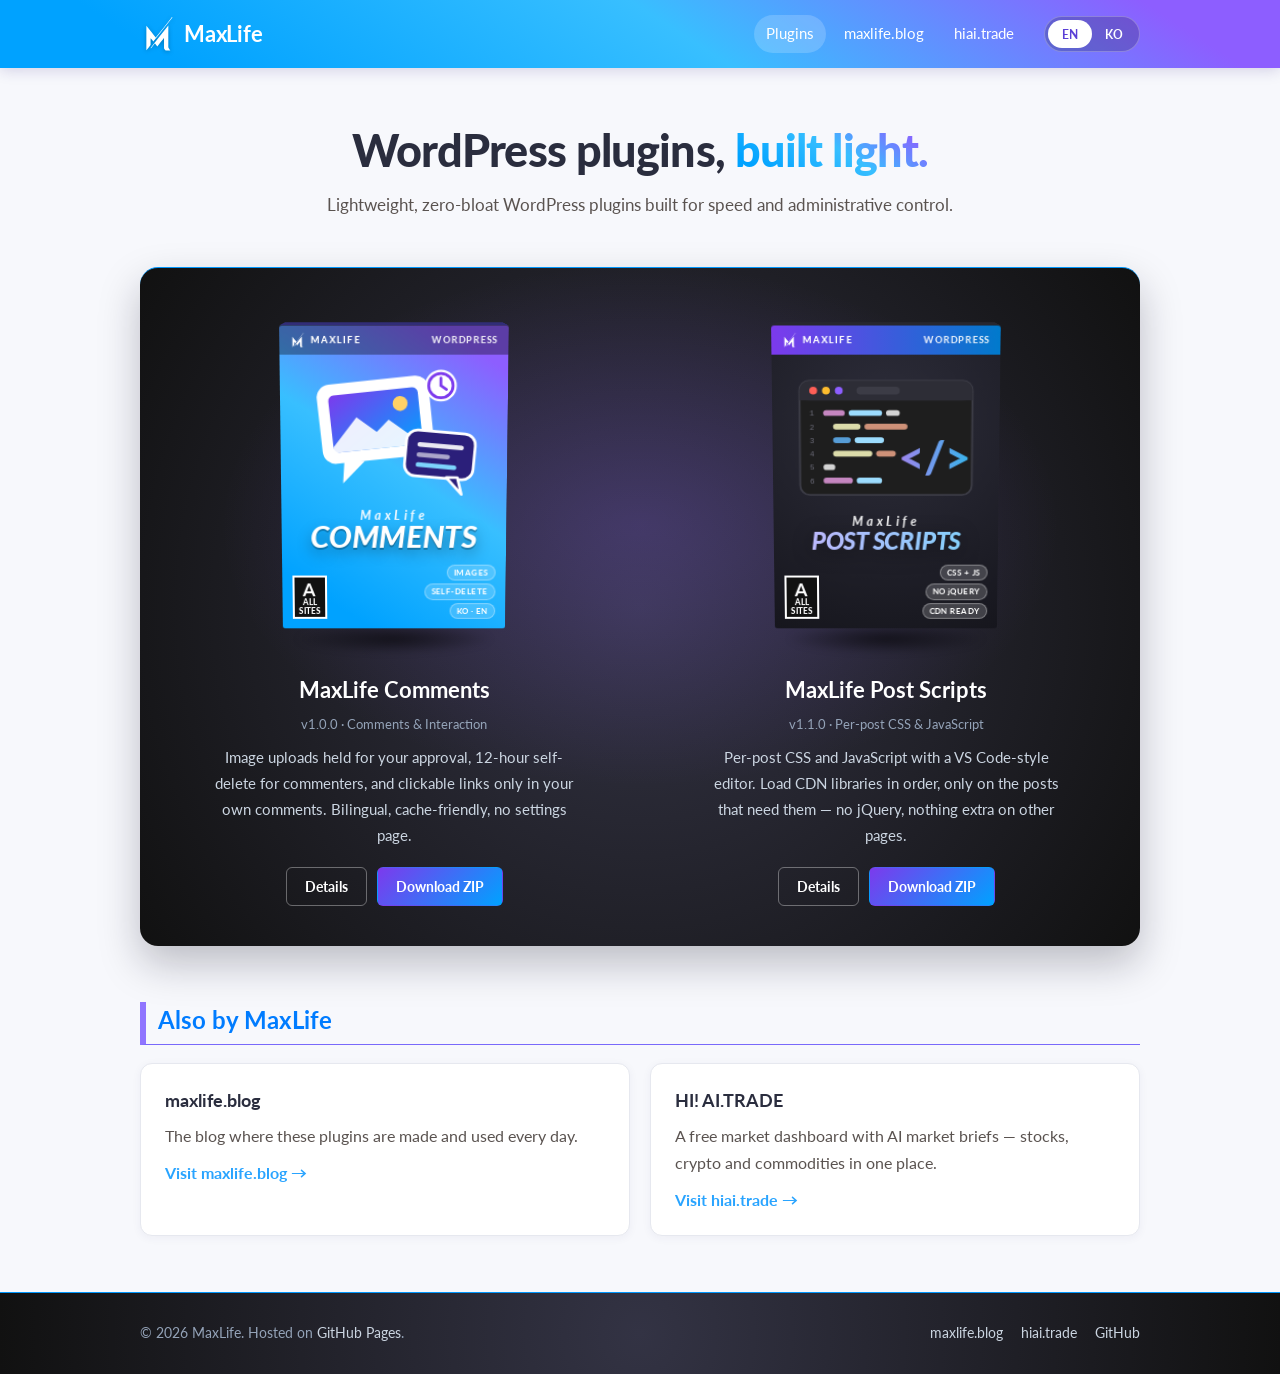
<file: index.html>
<!DOCTYPE html>
<html lang="en">
<head>
  <meta charset="UTF-8">
  <meta name="viewport" content="width=device-width, initial-scale=1.0">
  <title data-en="MaxLife | WordPress Plugins" data-ko="MaxLife | 워드프레스 플러그인">MaxLife | WordPress Plugins</title>
  <meta name="description" content="Lightweight, zero-bloat WordPress plugins by MaxLife.">
  <script>
    /* Language before the page is drawn: saved choice, else the browser's language */
    (function () { var l; try { l = localStorage.getItem('lang'); } catch (e) {}
      if (l !== 'ko' && l !== 'en') l = /^ko\b/i.test((navigator.languages && navigator.languages[0]) || navigator.language || '') ? 'ko' : 'en';
      document.documentElement.lang = l; })();
  </script>
  <link rel="icon" href="img/logo.svg" type="image/svg+xml">
  <link rel="preconnect" href="https://fonts.googleapis.com">
  <link rel="preconnect" href="https://fonts.gstatic.com" crossorigin>
  <link rel="stylesheet" href="https://fonts.googleapis.com/css2?family=Lato:ital,wght@0,400;0,700;0,900;1,900&family=Nanum+Gothic:wght@400;700;800&display=swap">
  <link rel="stylesheet" href="css/style.css">
</head>
<body>
  <header class="site-header">
    <div class="wrap">
      <a class="brand" href=""><img src="img/logo.svg" alt="" width="34" height="34">MaxLife</a>
      <nav class="site-nav" aria-label="Main">
        <a href="" aria-current="page"><span lang="en">Plugins</span><span lang="ko">플러그인</span></a>
        <a href="https://maxlife.blog/" target="_blank" rel="noopener">maxlife.blog</a>
        <a href="https://hiai.trade/" target="_blank" rel="noopener">hiai.trade</a>
      </nav>
      <div class="lang-toggle" role="group" aria-label="Language / 언어">
        <button type="button" data-lang="en">EN</button>
        <button type="button" data-lang="ko">KO</button>
      </div>
    </div>
  </header>

  <main class="wrap">
    <section class="hero">
      <h1><span lang="en">WordPress plugins, <span class="grad">built light.</span></span><span lang="ko">가볍게 만든 <span class="grad">워드프레스 플러그인</span></span></h1>
      <p><span lang="en">Lightweight, zero-bloat WordPress plugins built for speed and administrative control.</span><span lang="ko">속도와 관리 편의를 위해 만든, 군더더기 없는 가벼운 워드프레스 플러그인입니다.</span></p>
    </section>

    <section class="stage" aria-label="Plugins">
      <article class="showcase">
    <a class="gbox gbox--comments" href="plugins/maxlife-comments/" aria-label="MaxLife Comments">
      <div class="gbox-turn"><div class="gbox-body" aria-hidden="true">
        <div class="face f-front"><div class="cover">
          <div class="cover-band"><img src="img/logo.svg" alt="">MaxLife<span class="plat">WordPress</span></div>
          <div class="cover-art">
          <svg viewBox="0 0 200 150" aria-hidden="true">
            <defs><linearGradient id="cg" x1="0" y1="0" x2="1" y2="1"><stop offset="0" stop-color="#7c3aed"/><stop offset="1" stop-color="#00a2ff"/></linearGradient></defs>
            <g transform="rotate(-6 100 75)">
              <rect x="22" y="14" width="120" height="86" rx="14" fill="#fff"/>
              <path d="M44 98 L40 122 L66 100 Z" fill="#fff"/>
              <rect x="34" y="26" width="96" height="62" rx="6" fill="url(#cg)"/>
              <circle cx="110" cy="42" r="8" fill="#ffd166"/>
              <path d="M34 82 L62 52 L82 70 L96 58 L130 88 L34 88 Z" fill="#fff" opacity=".9"/>
            </g>
            <g transform="rotate(5 150 100)">
              <rect x="112" y="72" width="74" height="50" rx="12" fill="#2b1f7a" stroke="#fff" stroke-width="3"/>
              <path d="M170 120 L176 138 L158 121 Z" fill="#2b1f7a" stroke="#fff" stroke-width="3" stroke-linejoin="round"/>
              <rect x="124" y="85" width="50" height="5" rx="2.5" fill="#fff" opacity=".9"/>
              <rect x="124" y="96" width="36" height="5" rx="2.5" fill="#fff" opacity=".6"/>
              <rect x="124" y="107" width="44" height="5" rx="2.5" fill="#7dd3fc"/>
            </g>
            <g transform="translate(150 22)">
              <circle r="17" fill="#fff"/>
              <circle r="13" fill="none" stroke="#7c3aed" stroke-width="3"/>
              <path d="M0 -8 V0 L6 4" stroke="#7c3aed" stroke-width="3" fill="none" stroke-linecap="round"/>
            </g>
          </svg>
          </div>
          <div class="cover-title"><span class="t1">MaxLife</span><span class="t2">Comments</span></div>
          <div class="cover-foot">
            <div class="rating"><b>A</b>ALL SITES</div>
            <div class="chips"><span class="chip">IMAGES</span><span class="chip">SELF-DELETE</span><span class="chip">KO · EN</span></div>
          </div>
        </div></div>
        <div class="face f-back"><div class="back">
          <h4>Comments, upgraded</h4>
          <ul><li><span lang="en">Images in comments and replies, held for your approval</span><span lang="ko">댓글·답글에 이미지 첨부 — 관리자 승인 후 공개</span></li><li><span lang="en">Commenters can delete their own comment for 12 hours</span><span lang="ko">작성자가 12시간 동안 자기 댓글 삭제 가능</span></li><li><span lang="en">Clickable links in your own comments only</span><span lang="ko">관리자 댓글의 주소만 링크로 표시</span></li><li><span lang="en">Korean and English, cache-friendly, no settings page</span><span lang="ko">한국어·영어, 캐시 호환, 설정 페이지 없음</span></li></ul>
          <div class="req"><b><span lang="en">System requirements</span><span lang="ko">권장 사양</span></b><br>WordPress 5.3+ · PHP 7.0+<br>v1.0.0 · GPLv2</div>
        </div></div>
        <div class="face f-left"><div class="spine"><img src="img/logo.svg" alt=""><span class="st">Comments</span><span class="sv">v1.0.0</span></div></div>
        <div class="face f-right"><div class="spine"><img src="img/logo.svg" alt=""><span class="st">MaxLife</span><span class="sv">WP</span></div></div>
        <div class="face f-top"></div>
        <div class="face f-bottom"></div>
      </div></div>
    </a>
        <h2>MaxLife Comments</h2>
        <div class="meta">v1.0.0 · <span lang="en">Comments &amp; Interaction</span><span lang="ko">댓글 · 소통</span></div>
        <p><span lang="en">Image uploads held for your approval, 12-hour self-delete for commenters, and clickable links only in your own comments. Bilingual, cache-friendly, no settings page.</span><span lang="ko">댓글 이미지 첨부(관리자 승인 후 공개), 작성자의 12시간 내 댓글 삭제, 관리자 댓글만 링크 표시. 한국어·영어 지원, 캐시 호환, 설정 페이지 없음.</span></p>
        <div class="btns">
          <a class="btn btn-ghost" href="plugins/maxlife-comments/"><span lang="en">Details</span><span lang="ko">자세히 보기</span></a>
          <a class="btn btn-primary" href="https://github.com/mspsys/maxlife-comments/releases/latest" target="_blank" rel="noopener"><span lang="en">Download ZIP</span><span lang="ko">ZIP 다운로드</span></a>
        </div>
      </article>

      <article class="showcase">
    <a class="gbox gbox--scripts" href="plugins/maxlife-post-scripts/" aria-label="MaxLife Post Scripts">
      <div class="gbox-turn"><div class="gbox-body" aria-hidden="true">
        <div class="face f-front"><div class="cover">
          <div class="cover-band"><img src="img/logo.svg" alt="">MaxLife<span class="plat">WordPress</span></div>
          <div class="cover-art">
          <svg viewBox="0 0 200 150" aria-hidden="true">
            <defs><linearGradient id="sg" x1="0" y1="0" x2="1" y2="0"><stop offset="0" stop-color="#a78bfa"/><stop offset="1" stop-color="#38bdf8"/></linearGradient></defs>
            <rect x="12" y="16" width="176" height="118" rx="10" fill="#1e1e1e" stroke="#3c3c46" stroke-width="2"/>
            <rect x="12" y="16" width="176" height="20" rx="10" fill="#2d2d36"/>
            <rect x="12" y="28" width="176" height="8" fill="#2d2d36"/>
            <circle cx="26" cy="26" r="4" fill="#ff5f57"/><circle cx="39" cy="26" r="4" fill="#febc2e"/><circle cx="52" cy="26" r="4" fill="#8d5eff"/>
            <rect x="70" y="22" width="44" height="8" rx="4" fill="#3c3c46"/>
            <g font-family="Consolas, Menlo, monospace" font-size="8" fill="#6b6b78"><text x="22" y="52">1</text><text x="22" y="66">2</text><text x="22" y="80">3</text><text x="22" y="94">4</text><text x="22" y="108">5</text><text x="22" y="122">6</text></g>
            <rect x="36" y="46" width="22" height="6" rx="3" fill="#c586c0"/><rect x="62" y="46" width="34" height="6" rx="3" fill="#9cdcfe"/><rect x="100" y="46" width="14" height="6" rx="3" fill="#d4d4d4"/>
            <rect x="46" y="60" width="28" height="6" rx="3" fill="#dcdcaa"/><rect x="78" y="60" width="44" height="6" rx="3" fill="#ce9178"/>
            <rect x="46" y="74" width="18" height="6" rx="3" fill="#569cd6"/><rect x="68" y="74" width="30" height="6" rx="3" fill="#9cdcfe"/><rect x="102" y="74" width="22" height="6" rx="3" fill="#b5cea8" opacity="0"/>
            <rect x="46" y="88" width="40" height="6" rx="3" fill="#dcdcaa"/><rect x="90" y="88" width="20" height="6" rx="3" fill="#ce9178"/>
            <rect x="36" y="102" width="12" height="6" rx="3" fill="#d4d4d4"/>
            <rect x="36" y="116" width="30" height="6" rx="3" fill="#c586c0"/><rect x="70" y="116" width="26" height="6" rx="3" fill="#9cdcfe"/>
            <text x="150" y="112" text-anchor="middle" font-family="Lato, Arial, sans-serif" font-weight="900" font-size="46" fill="url(#sg)" opacity=".95">&lt;/&gt;</text>
          </svg>
          </div>
          <div class="cover-title"><span class="t1">MaxLife</span><span class="t2">Post Scripts</span></div>
          <div class="cover-foot">
            <div class="rating"><b>A</b>ALL SITES</div>
            <div class="chips"><span class="chip">CSS + JS</span><span class="chip">NO jQUERY</span><span class="chip">CDN READY</span></div>
          </div>
        </div></div>
        <div class="face f-back"><div class="back">
          <h4>Interactive posts</h4>
          <ul><li><span lang="en">Per-post CSS and JavaScript boxes</span><span lang="ko">글마다 CSS·JavaScript 상자</span></li><li><span lang="en">VS Code-style editor with syntax colors</span><span lang="ko">VS Code 스타일 에디터 (문법 색상)</span></li><li><span lang="en">CDN libraries (Chart.js, D3 …) loaded in order</span><span lang="ko">CDN 라이브러리(Chart.js, D3 …)를 순서대로 로드</span></li><li><span lang="en">Takes over Simple CSS — nothing to copy</span><span lang="ko">Simple CSS 그대로 이어받기 — 옮길 것 없음</span></li></ul>
          <div class="req"><b><span lang="en">System requirements</span><span lang="ko">권장 사양</span></b><br>WordPress 4.9+ · PHP 7.0+<br>v1.1.0 · GPLv2</div>
        </div></div>
        <div class="face f-left"><div class="spine"><img src="img/logo.svg" alt=""><span class="st">Post Scripts</span><span class="sv">v1.1.0</span></div></div>
        <div class="face f-right"><div class="spine"><img src="img/logo.svg" alt=""><span class="st">MaxLife</span><span class="sv">WP</span></div></div>
        <div class="face f-top"></div>
        <div class="face f-bottom"></div>
      </div></div>
    </a>
        <h2>MaxLife Post Scripts</h2>
        <div class="meta">v1.1.0 · <span lang="en">Per-post CSS &amp; JavaScript</span><span lang="ko">글별 CSS · JavaScript</span></div>
        <p><span lang="en">Per-post CSS and JavaScript with a VS Code-style editor. Load CDN libraries in order, only on the posts that need them — no jQuery, nothing extra on other pages.</span><span lang="ko">글마다 CSS와 JavaScript를 넣는 VS Code 스타일 에디터. CDN 라이브러리를 필요한 글에서만 순서대로 불러옵니다 — jQuery 없음, 다른 페이지엔 아무것도 추가되지 않습니다.</span></p>
        <div class="btns">
          <a class="btn btn-ghost" href="plugins/maxlife-post-scripts/"><span lang="en">Details</span><span lang="ko">자세히 보기</span></a>
          <a class="btn btn-primary" href="https://github.com/mspsys/maxlife-post-scripts/releases/latest" target="_blank" rel="noopener"><span lang="en">Download ZIP</span><span lang="ko">ZIP 다운로드</span></a>
        </div>
      </article>
    </section>

    <section class="section">
      <h2 class="mx-h"><span lang="en">Also by MaxLife</span><span lang="ko">MaxLife의 다른 사이트</span></h2>
      <div class="cards">
        <div class="card">
          <h3>maxlife.blog</h3>
          <p><span lang="en">The blog where these plugins are made and used every day.</span><span lang="ko">이 플러그인들이 만들어지고 매일 쓰이는 블로그입니다.</span></p>
          <a class="more" href="https://maxlife.blog/" target="_blank" rel="noopener"><span lang="en">Visit maxlife.blog →</span><span lang="ko">maxlife.blog 방문 →</span></a>
        </div>
        <div class="card">
          <h3>HI! AI.TRADE</h3>
          <p><span lang="en">A free market dashboard with AI market briefs — stocks, crypto and commodities in one place.</span><span lang="ko">무료 마켓 대시보드와 AI 시장 브리핑 — 주식, 코인, 원자재를 한곳에서.</span></p>
          <a class="more" href="https://hiai.trade/" target="_blank" rel="noopener"><span lang="en">Visit hiai.trade →</span><span lang="ko">hiai.trade 방문 →</span></a>
        </div>
      </div>
    </section>
  </main>

  <footer class="site-footer">
    <div class="wrap">
      <p>&copy; <span class="js-year">2026</span> MaxLife. <span lang="en">Hosted on <a href="https://pages.github.com" target="_blank" rel="noopener">GitHub Pages</a>.</span><span lang="ko"><a href="https://pages.github.com" target="_blank" rel="noopener">GitHub Pages</a>에서 호스팅됩니다.</span></p>
      <div class="links">
        <a href="https://maxlife.blog/" target="_blank" rel="noopener">maxlife.blog</a>
        <a href="https://hiai.trade/" target="_blank" rel="noopener">hiai.trade</a>
        <a href="https://github.com/mspsys" target="_blank" rel="noopener">GitHub</a>
      </div>
    </div>
  </footer>

  <script src="js/main.js"></script>
</body>
</html>
</file>
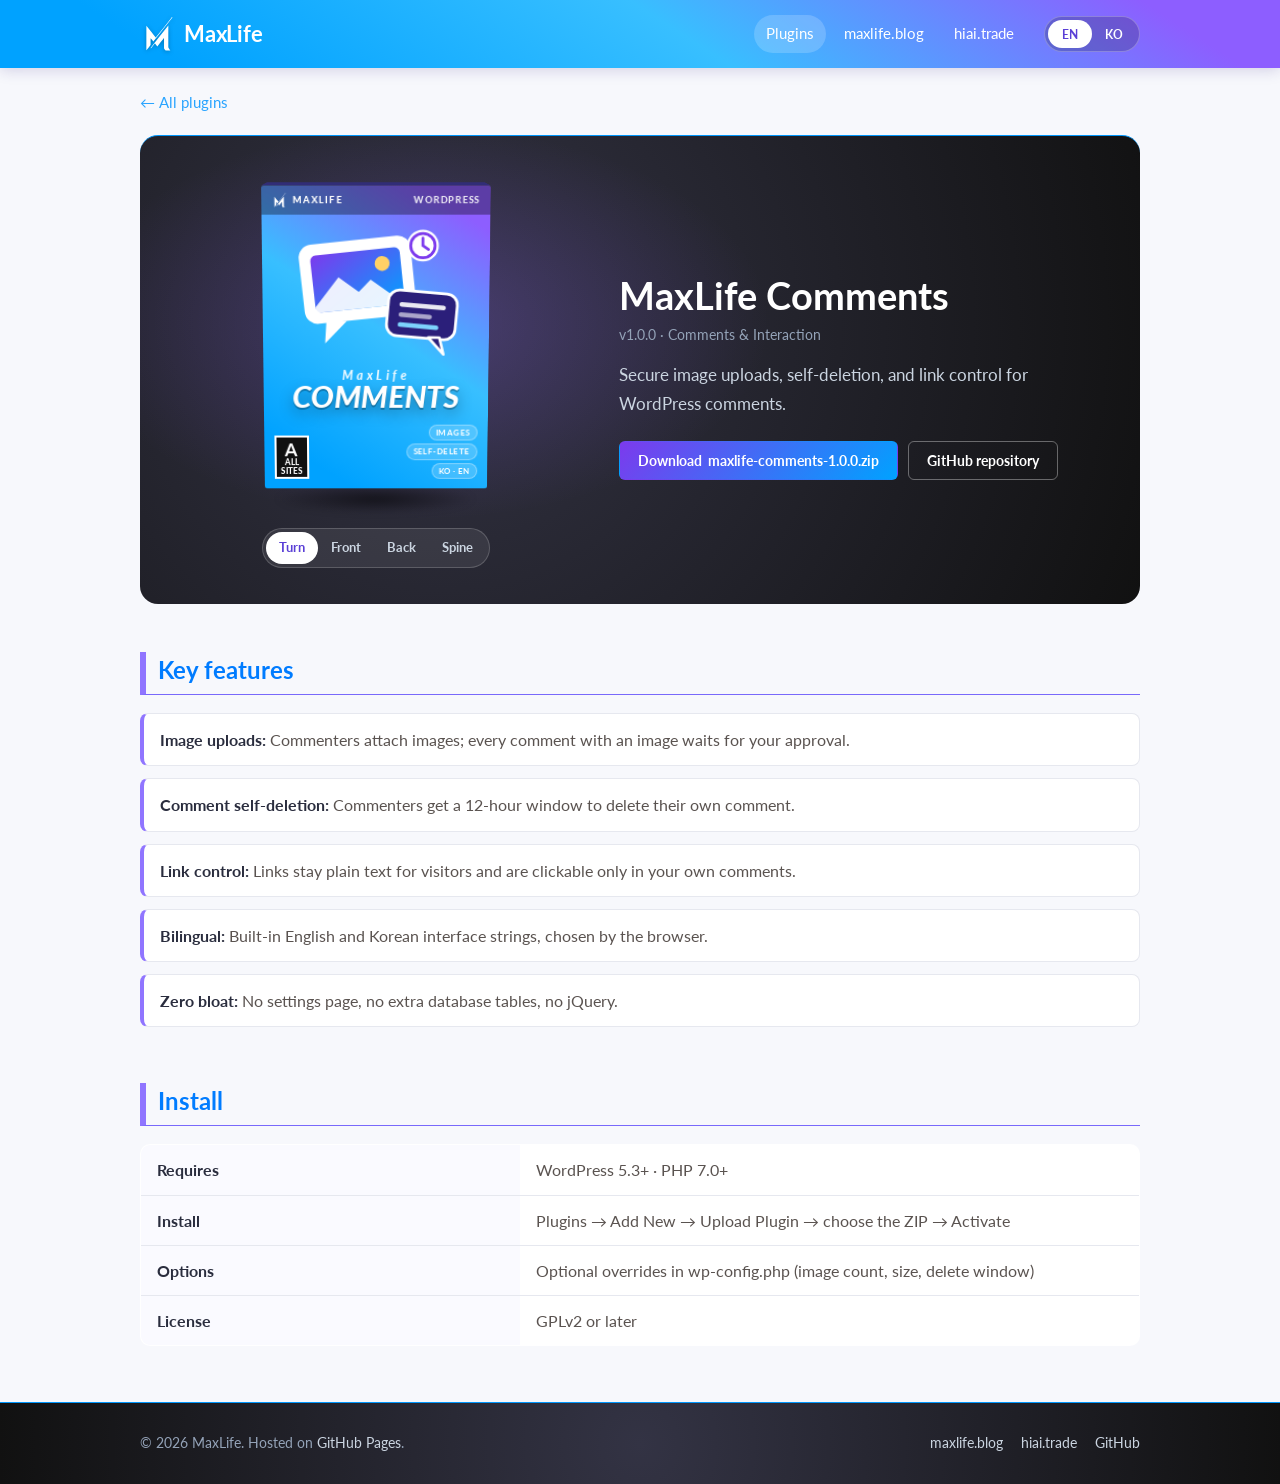
<file: plugins/maxlife-comments/index.html>
<!DOCTYPE html>
<html lang="en">
<head>
  <meta charset="UTF-8">
  <meta name="viewport" content="width=device-width, initial-scale=1.0">
  <title data-en="MaxLife Comments | MaxLife" data-ko="MaxLife Comments | MaxLife">MaxLife Comments | MaxLife</title>
  <meta name="description" content="Secure image uploads, self-deletion, and link control for WordPress comments.">
  <script>
    /* Language before the page is drawn: saved choice, else the browser's language */
    (function () { var l; try { l = localStorage.getItem('lang'); } catch (e) {}
      if (l !== 'ko' && l !== 'en') l = /^ko\b/i.test((navigator.languages && navigator.languages[0]) || navigator.language || '') ? 'ko' : 'en';
      document.documentElement.lang = l; })();
  </script>
  <link rel="icon" href="../../img/logo.svg" type="image/svg+xml">
  <link rel="preconnect" href="https://fonts.googleapis.com">
  <link rel="preconnect" href="https://fonts.gstatic.com" crossorigin>
  <link rel="stylesheet" href="https://fonts.googleapis.com/css2?family=Lato:ital,wght@0,400;0,700;0,900;1,900&family=Nanum+Gothic:wght@400;700;800&display=swap">
  <link rel="stylesheet" href="../../css/style.css">
</head>
<body>
  <header class="site-header">
    <div class="wrap">
      <a class="brand" href="../../"><img src="../../img/logo.svg" alt="" width="34" height="34">MaxLife</a>
      <nav class="site-nav" aria-label="Main">
        <a href="../../" aria-current="page"><span lang="en">Plugins</span><span lang="ko">플러그인</span></a>
        <a href="https://maxlife.blog/" target="_blank" rel="noopener">maxlife.blog</a>
        <a href="https://hiai.trade/" target="_blank" rel="noopener">hiai.trade</a>
      </nav>
      <div class="lang-toggle" role="group" aria-label="Language / 언어">
        <button type="button" data-lang="en">EN</button>
        <button type="button" data-lang="ko">KO</button>
      </div>
    </div>
  </header>

  <main class="wrap">
    <nav class="crumb"><a href="../../"><span lang="en">← All plugins</span><span lang="ko">← 플러그인 전체</span></a></nav>

    <section class="detail-hero">
      <div class="box-col">
    <div class="gbox gbox--comments" aria-hidden="true">
      <div class="gbox-turn"><div class="gbox-body" aria-hidden="true">
        <div class="face f-front"><div class="cover">
          <div class="cover-band"><img src="../../img/logo.svg" alt="">MaxLife<span class="plat">WordPress</span></div>
          <div class="cover-art">
          <svg viewBox="0 0 200 150" aria-hidden="true">
            <defs><linearGradient id="cg" x1="0" y1="0" x2="1" y2="1"><stop offset="0" stop-color="#7c3aed"/><stop offset="1" stop-color="#00a2ff"/></linearGradient></defs>
            <g transform="rotate(-6 100 75)">
              <rect x="22" y="14" width="120" height="86" rx="14" fill="#fff"/>
              <path d="M44 98 L40 122 L66 100 Z" fill="#fff"/>
              <rect x="34" y="26" width="96" height="62" rx="6" fill="url(#cg)"/>
              <circle cx="110" cy="42" r="8" fill="#ffd166"/>
              <path d="M34 82 L62 52 L82 70 L96 58 L130 88 L34 88 Z" fill="#fff" opacity=".9"/>
            </g>
            <g transform="rotate(5 150 100)">
              <rect x="112" y="72" width="74" height="50" rx="12" fill="#2b1f7a" stroke="#fff" stroke-width="3"/>
              <path d="M170 120 L176 138 L158 121 Z" fill="#2b1f7a" stroke="#fff" stroke-width="3" stroke-linejoin="round"/>
              <rect x="124" y="85" width="50" height="5" rx="2.5" fill="#fff" opacity=".9"/>
              <rect x="124" y="96" width="36" height="5" rx="2.5" fill="#fff" opacity=".6"/>
              <rect x="124" y="107" width="44" height="5" rx="2.5" fill="#7dd3fc"/>
            </g>
            <g transform="translate(150 22)">
              <circle r="17" fill="#fff"/>
              <circle r="13" fill="none" stroke="#7c3aed" stroke-width="3"/>
              <path d="M0 -8 V0 L6 4" stroke="#7c3aed" stroke-width="3" fill="none" stroke-linecap="round"/>
            </g>
          </svg>
          </div>
          <div class="cover-title"><span class="t1">MaxLife</span><span class="t2">Comments</span></div>
          <div class="cover-foot">
            <div class="rating"><b>A</b>ALL SITES</div>
            <div class="chips"><span class="chip">IMAGES</span><span class="chip">SELF-DELETE</span><span class="chip">KO · EN</span></div>
          </div>
        </div></div>
        <div class="face f-back"><div class="back">
          <h4>Comments, upgraded</h4>
          <ul><li><span lang="en">Images in comments and replies, held for your approval</span><span lang="ko">댓글·답글에 이미지 첨부 — 관리자 승인 후 공개</span></li><li><span lang="en">Commenters can delete their own comment for 12 hours</span><span lang="ko">작성자가 12시간 동안 자기 댓글 삭제 가능</span></li><li><span lang="en">Clickable links in your own comments only</span><span lang="ko">관리자 댓글의 주소만 링크로 표시</span></li><li><span lang="en">Korean and English, cache-friendly, no settings page</span><span lang="ko">한국어·영어, 캐시 호환, 설정 페이지 없음</span></li></ul>
          <div class="req"><b><span lang="en">System requirements</span><span lang="ko">권장 사양</span></b><br>WordPress 5.3+ · PHP 7.0+<br>v1.0.0 · GPLv2</div>
        </div></div>
        <div class="face f-left"><div class="spine"><img src="../../img/logo.svg" alt=""><span class="st">Comments</span><span class="sv">v1.0.0</span></div></div>
        <div class="face f-right"><div class="spine"><img src="../../img/logo.svg" alt=""><span class="st">MaxLife</span><span class="sv">WP</span></div></div>
        <div class="face f-top"></div>
        <div class="face f-bottom"></div>
      </div></div>
    </div>
        <div class="views" role="radiogroup" aria-label="View"><input type="radio" name="view" id="v-turn" checked><label for="v-turn"><span lang="en">Turn</span><span lang="ko">회전</span></label><input type="radio" name="view" id="v-front"><label for="v-front"><span lang="en">Front</span><span lang="ko">앞면</span></label><input type="radio" name="view" id="v-back"><label for="v-back"><span lang="en">Back</span><span lang="ko">뒷면</span></label><input type="radio" name="view" id="v-spine"><label for="v-spine"><span lang="en">Spine</span><span lang="ko">옆면</span></label></div>
      </div>
      <div>
        <h1>MaxLife Comments</h1>
        <div class="meta">v1.0.0 · <span lang="en">Comments &amp; Interaction</span><span lang="ko">댓글 · 소통</span></div>
        <p class="lead"><span lang="en">Secure image uploads, self-deletion, and link control for WordPress comments.</span><span lang="ko">워드프레스 댓글을 위한 안전한 이미지 첨부, 작성자 삭제, 링크 관리.</span></p>
        <div class="btns">
          <a class="btn btn-primary" href="https://github.com/mspsys/maxlife-comments/releases/latest" target="_blank" rel="noopener"><span lang="en">Download</span><span lang="ko">다운로드</span> maxlife-comments-1.0.0.zip</a>
          <a class="btn btn-ghost" href="https://github.com/mspsys/maxlife-comments" target="_blank" rel="noopener"><span lang="en">GitHub repository</span><span lang="ko">GitHub 저장소</span></a>
        </div>
      </div>
    </section>

    <section class="section">
      <h2 class="mx-h"><span lang="en">Key features</span><span lang="ko">주요 기능</span></h2>
      <ul class="features">
        <li><strong><span lang="en">Image uploads</span><span lang="ko">이미지 첨부</span>:</strong> <span lang="en">Commenters attach images; every comment with an image waits for your approval.</span><span lang="ko">댓글에 이미지를 첨부할 수 있고, 이미지가 있는 댓글은 모두 관리자 승인 후 공개됩니다.</span></li>
        <li><strong><span lang="en">Comment self-deletion</span><span lang="ko">작성자 삭제</span>:</strong> <span lang="en">Commenters get a 12-hour window to delete their own comment.</span><span lang="ko">작성자는 12시간 동안 자기 댓글을 삭제할 수 있습니다.</span></li>
        <li><strong><span lang="en">Link control</span><span lang="ko">링크 관리</span>:</strong> <span lang="en">Links stay plain text for visitors and are clickable only in your own comments.</span><span lang="ko">방문자 댓글의 주소는 일반 글자로, 관리자 댓글의 주소만 링크로 표시됩니다.</span></li>
        <li><strong><span lang="en">Bilingual</span><span lang="ko">한국어·영어</span>:</strong> <span lang="en">Built-in English and Korean interface strings, chosen by the browser.</span><span lang="ko">브라우저 언어에 따라 영어·한국어 화면이 자동으로 표시됩니다.</span></li>
        <li><strong><span lang="en">Zero bloat</span><span lang="ko">가벼움</span>:</strong> <span lang="en">No settings page, no extra database tables, no jQuery.</span><span lang="ko">설정 페이지도, 추가 데이터베이스 테이블도, jQuery도 없습니다.</span></li>
      </ul>
    </section>

    <section class="section">
      <h2 class="mx-h"><span lang="en">Install</span><span lang="ko">설치</span></h2>
      <table class="specs">
        <tr><th><span lang="en">Requires</span><span lang="ko">필요 사양</span></th><td><span lang="en">WordPress 5.3+ · PHP 7.0+</span><span lang="ko">WordPress 5.3 이상 · PHP 7.0 이상</span></td></tr>
        <tr><th><span lang="en">Install</span><span lang="ko">설치 방법</span></th><td><span lang="en">Plugins → Add New → Upload Plugin → choose the ZIP → Activate</span><span lang="ko">플러그인 → 새로 추가 → 플러그인 업로드 → ZIP 선택 → 활성화</span></td></tr>
        <tr><th><span lang="en">Options</span><span lang="ko">옵션</span></th><td><span lang="en">Optional overrides in wp-config.php (image count, size, delete window)</span><span lang="ko">wp-config.php에서 선택적으로 변경 (이미지 수, 용량, 삭제 시간)</span></td></tr>
        <tr><th><span lang="en">License</span><span lang="ko">라이선스</span></th><td><span lang="en">GPLv2 or later</span><span lang="ko">GPLv2 이상</span></td></tr>
      </table>
    </section>
  </main>

  <footer class="site-footer">
    <div class="wrap">
      <p>&copy; <span class="js-year">2026</span> MaxLife. <span lang="en">Hosted on <a href="https://pages.github.com" target="_blank" rel="noopener">GitHub Pages</a>.</span><span lang="ko"><a href="https://pages.github.com" target="_blank" rel="noopener">GitHub Pages</a>에서 호스팅됩니다.</span></p>
      <div class="links">
        <a href="https://maxlife.blog/" target="_blank" rel="noopener">maxlife.blog</a>
        <a href="https://hiai.trade/" target="_blank" rel="noopener">hiai.trade</a>
        <a href="https://github.com/mspsys" target="_blank" rel="noopener">GitHub</a>
      </div>
    </div>
  </footer>

  <script src="../../js/main.js"></script>
</body>
</html>
</file>
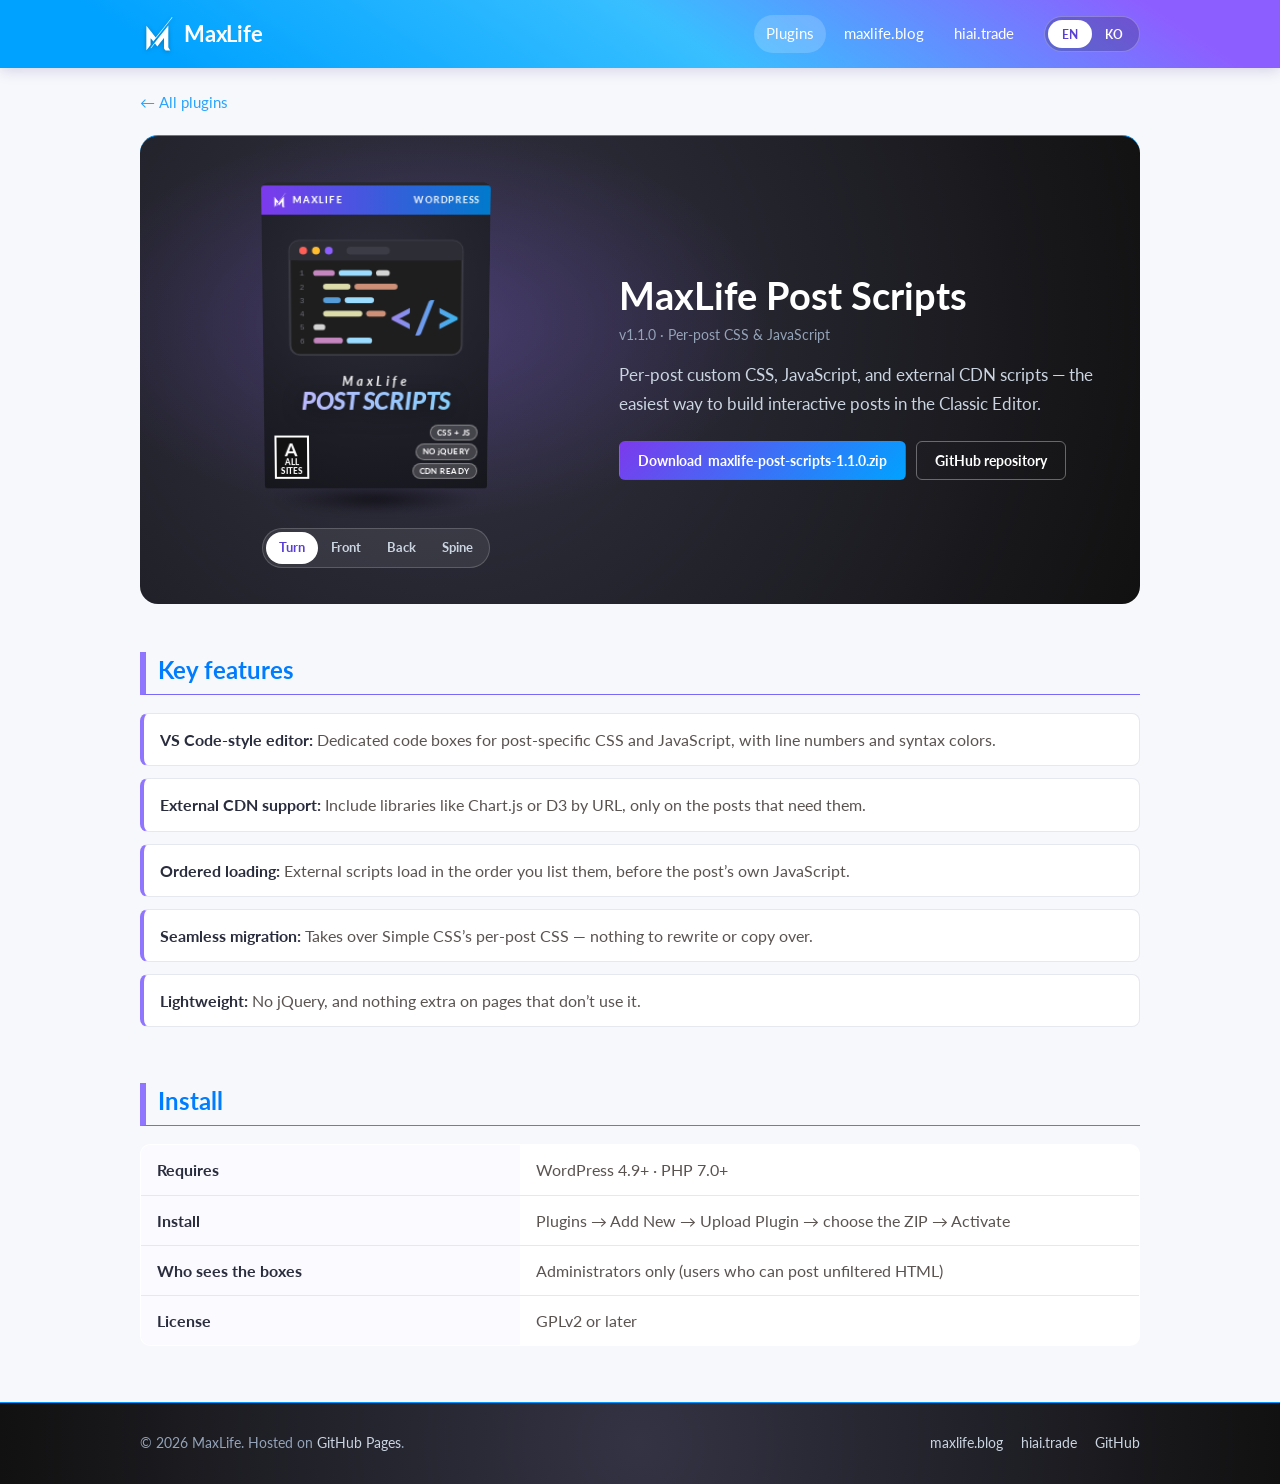
<file: plugins/maxlife-post-scripts/index.html>
<!DOCTYPE html>
<html lang="en">
<head>
  <meta charset="UTF-8">
  <meta name="viewport" content="width=device-width, initial-scale=1.0">
  <title data-en="MaxLife Post Scripts | MaxLife" data-ko="MaxLife Post Scripts | MaxLife">MaxLife Post Scripts | MaxLife</title>
  <meta name="description" content="Per-post CSS, JavaScript and CDN scripts for WordPress.">
  <script>
    /* Language before the page is drawn: saved choice, else the browser's language */
    (function () { var l; try { l = localStorage.getItem('lang'); } catch (e) {}
      if (l !== 'ko' && l !== 'en') l = /^ko\b/i.test((navigator.languages && navigator.languages[0]) || navigator.language || '') ? 'ko' : 'en';
      document.documentElement.lang = l; })();
  </script>
  <link rel="icon" href="../../img/logo.svg" type="image/svg+xml">
  <link rel="preconnect" href="https://fonts.googleapis.com">
  <link rel="preconnect" href="https://fonts.gstatic.com" crossorigin>
  <link rel="stylesheet" href="https://fonts.googleapis.com/css2?family=Lato:ital,wght@0,400;0,700;0,900;1,900&family=Nanum+Gothic:wght@400;700;800&display=swap">
  <link rel="stylesheet" href="../../css/style.css">
</head>
<body>
  <header class="site-header">
    <div class="wrap">
      <a class="brand" href="../../"><img src="../../img/logo.svg" alt="" width="34" height="34">MaxLife</a>
      <nav class="site-nav" aria-label="Main">
        <a href="../../" aria-current="page"><span lang="en">Plugins</span><span lang="ko">플러그인</span></a>
        <a href="https://maxlife.blog/" target="_blank" rel="noopener">maxlife.blog</a>
        <a href="https://hiai.trade/" target="_blank" rel="noopener">hiai.trade</a>
      </nav>
      <div class="lang-toggle" role="group" aria-label="Language / 언어">
        <button type="button" data-lang="en">EN</button>
        <button type="button" data-lang="ko">KO</button>
      </div>
    </div>
  </header>

  <main class="wrap">
    <nav class="crumb"><a href="../../"><span lang="en">← All plugins</span><span lang="ko">← 플러그인 전체</span></a></nav>

    <section class="detail-hero">
      <div class="box-col">
    <div class="gbox gbox--scripts" aria-hidden="true">
      <div class="gbox-turn"><div class="gbox-body" aria-hidden="true">
        <div class="face f-front"><div class="cover">
          <div class="cover-band"><img src="../../img/logo.svg" alt="">MaxLife<span class="plat">WordPress</span></div>
          <div class="cover-art">
          <svg viewBox="0 0 200 150" aria-hidden="true">
            <defs><linearGradient id="sg" x1="0" y1="0" x2="1" y2="0"><stop offset="0" stop-color="#a78bfa"/><stop offset="1" stop-color="#38bdf8"/></linearGradient></defs>
            <rect x="12" y="16" width="176" height="118" rx="10" fill="#1e1e1e" stroke="#3c3c46" stroke-width="2"/>
            <rect x="12" y="16" width="176" height="20" rx="10" fill="#2d2d36"/>
            <rect x="12" y="28" width="176" height="8" fill="#2d2d36"/>
            <circle cx="26" cy="26" r="4" fill="#ff5f57"/><circle cx="39" cy="26" r="4" fill="#febc2e"/><circle cx="52" cy="26" r="4" fill="#8d5eff"/>
            <rect x="70" y="22" width="44" height="8" rx="4" fill="#3c3c46"/>
            <g font-family="Consolas, Menlo, monospace" font-size="8" fill="#6b6b78"><text x="22" y="52">1</text><text x="22" y="66">2</text><text x="22" y="80">3</text><text x="22" y="94">4</text><text x="22" y="108">5</text><text x="22" y="122">6</text></g>
            <rect x="36" y="46" width="22" height="6" rx="3" fill="#c586c0"/><rect x="62" y="46" width="34" height="6" rx="3" fill="#9cdcfe"/><rect x="100" y="46" width="14" height="6" rx="3" fill="#d4d4d4"/>
            <rect x="46" y="60" width="28" height="6" rx="3" fill="#dcdcaa"/><rect x="78" y="60" width="44" height="6" rx="3" fill="#ce9178"/>
            <rect x="46" y="74" width="18" height="6" rx="3" fill="#569cd6"/><rect x="68" y="74" width="30" height="6" rx="3" fill="#9cdcfe"/><rect x="102" y="74" width="22" height="6" rx="3" fill="#b5cea8" opacity="0"/>
            <rect x="46" y="88" width="40" height="6" rx="3" fill="#dcdcaa"/><rect x="90" y="88" width="20" height="6" rx="3" fill="#ce9178"/>
            <rect x="36" y="102" width="12" height="6" rx="3" fill="#d4d4d4"/>
            <rect x="36" y="116" width="30" height="6" rx="3" fill="#c586c0"/><rect x="70" y="116" width="26" height="6" rx="3" fill="#9cdcfe"/>
            <text x="150" y="112" text-anchor="middle" font-family="Lato, Arial, sans-serif" font-weight="900" font-size="46" fill="url(#sg)" opacity=".95">&lt;/&gt;</text>
          </svg>
          </div>
          <div class="cover-title"><span class="t1">MaxLife</span><span class="t2">Post Scripts</span></div>
          <div class="cover-foot">
            <div class="rating"><b>A</b>ALL SITES</div>
            <div class="chips"><span class="chip">CSS + JS</span><span class="chip">NO jQUERY</span><span class="chip">CDN READY</span></div>
          </div>
        </div></div>
        <div class="face f-back"><div class="back">
          <h4>Interactive posts</h4>
          <ul><li><span lang="en">Per-post CSS and JavaScript boxes</span><span lang="ko">글마다 CSS·JavaScript 상자</span></li><li><span lang="en">VS Code-style editor with syntax colors</span><span lang="ko">VS Code 스타일 에디터 (문법 색상)</span></li><li><span lang="en">CDN libraries (Chart.js, D3 …) loaded in order</span><span lang="ko">CDN 라이브러리(Chart.js, D3 …)를 순서대로 로드</span></li><li><span lang="en">Takes over Simple CSS — nothing to copy</span><span lang="ko">Simple CSS 그대로 이어받기 — 옮길 것 없음</span></li></ul>
          <div class="req"><b><span lang="en">System requirements</span><span lang="ko">권장 사양</span></b><br>WordPress 4.9+ · PHP 7.0+<br>v1.1.0 · GPLv2</div>
        </div></div>
        <div class="face f-left"><div class="spine"><img src="../../img/logo.svg" alt=""><span class="st">Post Scripts</span><span class="sv">v1.1.0</span></div></div>
        <div class="face f-right"><div class="spine"><img src="../../img/logo.svg" alt=""><span class="st">MaxLife</span><span class="sv">WP</span></div></div>
        <div class="face f-top"></div>
        <div class="face f-bottom"></div>
      </div></div>
    </div>
        <div class="views" role="radiogroup" aria-label="View"><input type="radio" name="view" id="v-turn" checked><label for="v-turn"><span lang="en">Turn</span><span lang="ko">회전</span></label><input type="radio" name="view" id="v-front"><label for="v-front"><span lang="en">Front</span><span lang="ko">앞면</span></label><input type="radio" name="view" id="v-back"><label for="v-back"><span lang="en">Back</span><span lang="ko">뒷면</span></label><input type="radio" name="view" id="v-spine"><label for="v-spine"><span lang="en">Spine</span><span lang="ko">옆면</span></label></div>
      </div>
      <div>
        <h1>MaxLife Post Scripts</h1>
        <div class="meta">v1.1.0 · <span lang="en">Per-post CSS &amp; JavaScript</span><span lang="ko">글별 CSS · JavaScript</span></div>
        <p class="lead"><span lang="en">Per-post custom CSS, JavaScript, and external CDN scripts — the easiest way to build interactive posts in the Classic Editor.</span><span lang="ko">글마다 CSS, JavaScript, 외부 CDN 스크립트 — 클래식 에디터에서 인터랙티브 글을 만드는 가장 쉬운 방법.</span></p>
        <div class="btns">
          <a class="btn btn-primary" href="https://github.com/mspsys/maxlife-post-scripts/releases/latest" target="_blank" rel="noopener"><span lang="en">Download</span><span lang="ko">다운로드</span> maxlife-post-scripts-1.1.0.zip</a>
          <a class="btn btn-ghost" href="https://github.com/mspsys/maxlife-post-scripts" target="_blank" rel="noopener"><span lang="en">GitHub repository</span><span lang="ko">GitHub 저장소</span></a>
        </div>
      </div>
    </section>

    <section class="section">
      <h2 class="mx-h"><span lang="en">Key features</span><span lang="ko">주요 기능</span></h2>
      <ul class="features">
        <li><strong><span lang="en">VS Code-style editor</span><span lang="ko">VS Code 스타일 에디터</span>:</strong> <span lang="en">Dedicated code boxes for post-specific CSS and JavaScript, with line numbers and syntax colors.</span><span lang="ko">글마다 CSS와 JavaScript를 넣는 전용 코드 상자 — 줄 번호와 문법 색상 포함.</span></li>
        <li><strong><span lang="en">External CDN support</span><span lang="ko">CDN 라이브러리</span>:</strong> <span lang="en">Include libraries like Chart.js or D3 by URL, only on the posts that need them.</span><span lang="ko">Chart.js, D3 같은 라이브러리를 주소로 추가 — 필요한 글에서만 불러옵니다.</span></li>
        <li><strong><span lang="en">Ordered loading</span><span lang="ko">순서대로 로드</span>:</strong> <span lang="en">External scripts load in the order you list them, before the post’s own JavaScript.</span><span lang="ko">외부 스크립트가 적은 순서대로, 글의 JavaScript보다 먼저 로드됩니다.</span></li>
        <li><strong><span lang="en">Seamless migration</span><span lang="ko">그대로 이어받기</span>:</strong> <span lang="en">Takes over Simple CSS’s per-post CSS — nothing to rewrite or copy over.</span><span lang="ko">Simple CSS의 글별 CSS를 그대로 이어받습니다 — 다시 쓰거나 옮길 것이 없습니다.</span></li>
        <li><strong><span lang="en">Lightweight</span><span lang="ko">가벼움</span>:</strong> <span lang="en">No jQuery, and nothing extra on pages that don’t use it.</span><span lang="ko">jQuery 없음, 사용하지 않는 페이지엔 아무것도 추가되지 않습니다.</span></li>
      </ul>
    </section>

    <section class="section">
      <h2 class="mx-h"><span lang="en">Install</span><span lang="ko">설치</span></h2>
      <table class="specs">
        <tr><th><span lang="en">Requires</span><span lang="ko">필요 사양</span></th><td><span lang="en">WordPress 4.9+ · PHP 7.0+</span><span lang="ko">WordPress 4.9 이상 · PHP 7.0 이상</span></td></tr>
        <tr><th><span lang="en">Install</span><span lang="ko">설치 방법</span></th><td><span lang="en">Plugins → Add New → Upload Plugin → choose the ZIP → Activate</span><span lang="ko">플러그인 → 새로 추가 → 플러그인 업로드 → ZIP 선택 → 활성화</span></td></tr>
        <tr><th><span lang="en">Who sees the boxes</span><span lang="ko">사용 권한</span></th><td><span lang="en">Administrators only (users who can post unfiltered HTML)</span><span lang="ko">관리자만 (필터 없는 HTML을 쓸 수 있는 사용자)</span></td></tr>
        <tr><th><span lang="en">License</span><span lang="ko">라이선스</span></th><td><span lang="en">GPLv2 or later</span><span lang="ko">GPLv2 이상</span></td></tr>
      </table>
    </section>
  </main>

  <footer class="site-footer">
    <div class="wrap">
      <p>&copy; <span class="js-year">2026</span> MaxLife. <span lang="en">Hosted on <a href="https://pages.github.com" target="_blank" rel="noopener">GitHub Pages</a>.</span><span lang="ko"><a href="https://pages.github.com" target="_blank" rel="noopener">GitHub Pages</a>에서 호스팅됩니다.</span></p>
      <div class="links">
        <a href="https://maxlife.blog/" target="_blank" rel="noopener">maxlife.blog</a>
        <a href="https://hiai.trade/" target="_blank" rel="noopener">hiai.trade</a>
        <a href="https://github.com/mspsys" target="_blank" rel="noopener">GitHub</a>
      </div>
    </div>
  </footer>

  <script src="../../js/main.js"></script>
</body>
</html>
</file>
<file: css/style.css>
/* ==========================================================================
   mspsys.github.io — MaxLife plugins
   Look: the maxlife.blog theme (header gradient, Lato + Nanum Gothic,
   post-title headings, dark radial footer).
   ========================================================================== */

:root {
  --mx-grad: linear-gradient(33deg, #00a2ff 13%, #38bfff 53%, #8d5eff 90%);
  --mx-blue: #007cff;
  --mx-link: #29a4ff;
  --mx-purple: #9075ff;
  --mx-purple-line: #7969fb;
  --mx-text: #5a5350;
  --mx-heading: #2a2d3e;
  --mx-bg: #f7f8fc;
  --mx-card: #ffffff;
  --mx-border: #e6e8ef;
  --mx-btn: linear-gradient(135deg, #7c3aed, #00a2ff);
  --font: Lato, "Nanum Gothic", NanumBarunGothic, "Malgun Gothic", "맑은 고딕", -apple-system, BlinkMacSystemFont, "Segoe UI", Helvetica, Arial, sans-serif;
}

*, *::before, *::after { box-sizing: border-box; }

html { -webkit-text-size-adjust: 100%; }

body {
  margin: 0;
  background: var(--mx-bg);
  color: var(--mx-text);
  font: 16px/1.7 var(--font);
}

a { color: var(--mx-link); text-decoration: none; }
a:hover { color: var(--mx-blue); text-decoration: underline; }
html[lang="ko"] body { word-break: keep-all; overflow-wrap: break-word; }  /* Korean: break between words */
img, svg { max-width: 100%; }

.wrap { max-width: 1040px; margin: 0 auto; padding: 0 20px; }

/* ── Language: only the chosen language shows ───────────────────────────── */
html[lang="ko"] [lang="en"]:not(html),
html[lang="en"] [lang="ko"]:not(html) { display: none !important; }

/* ── Header (the maxlife.blog masthead) ──────────────────────────────────── */
.site-header {
  background: var(--mx-grad);
  color: #fff;
  box-shadow: 0 2px 14px rgba(40, 20, 120, .18);
  position: relative;
  z-index: 10;
}
.site-header .wrap {
  display: flex;
  align-items: center;
  gap: 18px;
  min-height: 68px;
}
.brand {
  display: inline-flex;
  align-items: center;
  gap: 10px;
  color: #fff;
  font-weight: 700;
  font-size: 1.35rem;
  letter-spacing: -.01em;
}
.brand:hover { color: #fff; text-decoration: none; }
.brand img {
  width: 34px;
  height: 34px;
  filter: brightness(0) invert(1) drop-shadow(0 1px 2px rgba(0, 0, 0, .25));
}
.site-nav {
  display: flex;
  gap: 6px;
  margin-left: auto;
  flex-wrap: wrap;
}
.site-nav a {
  color: #fff;
  font-size: .92rem;
  padding: 6px 12px;
  border-radius: 999px;
}
.site-nav a:hover,
.site-nav a[aria-current="page"] { background: rgba(255, 255, 255, .18); text-decoration: none; }

/* EN | KO switch — works like the one on hiai.trade */
.lang-toggle {
  position: relative;
  display: inline-flex;
  padding: 3px;
  border-radius: 999px;
  background: rgba(0, 0, 0, .18);
  border: 1px solid rgba(255, 255, 255, .25);
  flex-shrink: 0;
}
.lang-toggle::after {
  content: "";
  position: absolute;
  top: 3px;
  left: 3px;
  width: 44px;
  height: calc(100% - 6px);
  border-radius: 999px;
  background: #fff;
  transition: transform .3s ease;
}
html[lang="ko"] .lang-toggle::after { transform: translateX(44px); }
.lang-toggle button {
  position: relative;
  z-index: 1;
  width: 44px;
  height: 28px;
  border: 0;
  background: none;
  color: #fff;
  font: 700 .75rem var(--font);
  cursor: pointer;
  transition: color .3s ease;
}
html[lang="en"] .lang-toggle [data-lang="en"],
html[lang="ko"] .lang-toggle [data-lang="ko"] { color: #5a3fd6; }

/* ── Headings (the maxlife.blog post title) ─────────────────────────────── */
.mx-h {
  color: var(--mx-blue);
  font-size: 1.5rem;
  font-weight: 700;
  line-height: 1.35;
  margin: 0 0 18px;
  padding: 2px 0 8px 12px;
  border-left: 6px solid var(--mx-purple);
  border-bottom: 1px solid var(--mx-purple-line);
}

/* ── Hero ─────────────────────────────────────────────────────────────────── */
.hero { text-align: center; padding: 56px 0 8px; }
.hero h1 {
  margin: 0 0 12px;
  color: var(--mx-heading);
  font-size: clamp(1.9rem, 4.5vw, 2.8rem);
  font-weight: 900;
  letter-spacing: -.02em;
  line-height: 1.2;
}
.hero h1 .grad {
  background: var(--mx-grad);
  -webkit-background-clip: text;
  background-clip: text;
  color: transparent;
}
.hero p { max-width: 640px; margin: 0 auto; font-size: 1.08rem; }

/* ── Showcase stage (dark, like the maxlife footer) ─────────────────────── */
.stage {
  margin: 40px 0 56px;
  padding: 56px 24px 40px;
  border-radius: 18px;
  background:
    radial-gradient(ellipse 60% 55% at 50% 38%, rgba(141, 94, 255, .22), transparent 70%),
    radial-gradient(circle, #333344, #111111);
  border-top: 1px solid #0096fb;
  box-shadow: 0 18px 40px rgba(17, 17, 34, .25);
  display: grid;
  grid-template-columns: repeat(auto-fit, minmax(300px, 1fr));
  gap: 48px 32px;
}
.showcase {
  display: flex;
  flex-direction: column;
  align-items: center;
  text-align: center;
  color: #cbd5e1;
}
.showcase h2 { margin: 30px 0 4px; color: #fff; font-size: 1.35rem; }
.showcase .meta { font-size: .82rem; color: #94a3b8; margin-bottom: 10px; }
.showcase p { margin: 0 0 18px; max-width: 360px; font-size: .95rem; }
.showcase .btns { justify-content: center; }

/* ── Buttons ─────────────────────────────────────────────────────────────── */
.btns { display: flex; gap: 10px; flex-wrap: wrap; }
.btn {
  display: inline-flex;
  align-items: center;
  gap: 6px;
  padding: 10px 18px;
  border-radius: 6px;
  font: 700 .9rem var(--font);
  text-decoration: none;
  border: 1px solid transparent;
  transition: transform .15s ease, filter .15s ease, background .15s ease;
}
.btn:hover { text-decoration: none; transform: translateY(-1px); }
.btn-primary { background: var(--mx-btn); color: #fff; }
.btn-primary:hover { color: #fff; filter: brightness(1.08); }
.btn-ghost { color: #fff; border-color: rgba(255, 255, 255, .35); }
.btn-ghost:hover { color: #fff; background: rgba(255, 255, 255, .08); }
.btn-outline { color: var(--mx-blue); border-color: var(--mx-border); background: #fff; }
.btn-outline:hover { color: var(--mx-blue); border-color: var(--mx-purple); }

/* ── Cards / sections ─────────────────────────────────────────────────────── */
.section { margin: 0 0 56px; }
.cards { display: grid; grid-template-columns: repeat(auto-fit, minmax(260px, 1fr)); gap: 20px; }
.card {
  background: var(--mx-card);
  border: 1px solid var(--mx-border);
  border-radius: 12px;
  padding: 22px 24px;
  box-shadow: 0 2px 10px rgba(40, 40, 90, .05);
}
.card h3 { margin: 0 0 6px; color: var(--mx-heading); font-size: 1.1rem; }
.card p { margin: 0 0 10px; }
.card a.more { font-weight: 700; }

/* ── Detail page ─────────────────────────────────────────────────────────── */
.crumb { padding: 22px 0 0; font-size: .92rem; }
.detail-hero {
  margin: 20px 0 48px;
  padding: 48px 32px 36px;
  border-radius: 18px;
  background:
    radial-gradient(ellipse 50% 60% at 28% 40%, rgba(141, 94, 255, .25), transparent 70%),
    radial-gradient(circle at 30% 40%, #333344, #111111);
  border-top: 1px solid #0096fb;
  color: #cbd5e1;
  display: grid;
  grid-template-columns: minmax(280px, 1fr) 1.2fr;
  gap: 40px;
  align-items: center;
}
.detail-hero h1 { margin: 0 0 6px; color: #fff; font-size: clamp(1.7rem, 3.6vw, 2.4rem); line-height: 1.2; }
.detail-hero .meta { font-size: .85rem; color: #94a3b8; margin-bottom: 14px; }
.detail-hero .lead { font-size: 1.05rem; margin: 0 0 22px; }
.box-col { display: flex; flex-direction: column; align-items: center; }

.features { list-style: none; margin: 0; padding: 0; display: grid; gap: 12px; }
.features li {
  background: #fff;
  border: 1px solid var(--mx-border);
  border-left: 4px solid var(--mx-purple);
  border-radius: 8px;
  padding: 12px 16px;
}
.features strong { color: var(--mx-heading); }

.specs { width: 100%; border-collapse: collapse; background: #fff; border-radius: 10px; overflow: hidden; border: 1px solid var(--mx-border); }
.specs th, .specs td { text-align: left; padding: 11px 16px; border-bottom: 1px solid var(--mx-border); }
.specs th { width: 38%; color: var(--mx-heading); background: #fafaff; font-weight: 700; }
.specs tr:last-child th, .specs tr:last-child td { border-bottom: 0; }

/* ── Footer (the maxlife.blog footer) ────────────────────────────────────── */
.site-footer {
  background: radial-gradient(circle, #333344, #111111);
  border-top: 1px solid #0096fb;
  color: #94a3b8;
  padding: 28px 0;
  font-size: .9rem;
}
.site-footer .wrap { display: flex; flex-wrap: wrap; gap: 10px 24px; align-items: center; justify-content: space-between; }
.site-footer p { margin: 0; }
.site-footer a { color: #cbd5e1; }
.site-footer a:hover { color: #fff; }
.site-footer .links { display: flex; gap: 18px; flex-wrap: wrap; }

/* ==========================================================================
   3D GAME BOX
   One box = 6 faces. Size comes from --w / --h / --d on .gbox.
   ========================================================================== */
.gbox {
  --w: 220px;
  --h: 300px;
  --d: 58px;
  position: relative;
  width: var(--w);
  height: var(--h);
  perspective: 1100px;
  perspective-origin: 50% 25%;
  margin: 0 auto 18px;
  display: block;
}
/* soft shadow on the floor */
.gbox::after {
  content: "";
  position: absolute;
  left: 4%;
  right: 4%;
  bottom: -30px;
  height: 30px;
  background: radial-gradient(ellipse at center, rgba(0, 0, 0, .55), transparent 70%);
  filter: blur(3px);
  z-index: -1;
}
.gbox-turn {
  position: absolute;
  inset: 0;
  transform-style: preserve-3d;
  animation: gbox-sway 9s ease-in-out infinite alternate;
}
.gbox-body {
  position: absolute;
  inset: 0;
  transform-style: preserve-3d;
  transform: rotateX(-7deg);
  transition: transform .5s cubic-bezier(.2, .8, .2, 1);
}
/* hover / keyboard focus: the turning pauses and the box lifts a little */
a.gbox:hover .gbox-turn,
a.gbox:focus-visible .gbox-turn { animation-play-state: paused; }
a.gbox:hover .gbox-body,
a.gbox:focus-visible .gbox-body { transform: rotateX(-4deg) translateY(-12px) scale(1.04); }
a.gbox:focus-visible { outline: none; }
a.gbox:focus-visible .f-front { box-shadow: 0 0 0 3px #fff, 0 0 0 6px var(--mx-purple); }

@keyframes gbox-sway {
  from { transform: rotateY(-34deg); }
  to   { transform: rotateY(24deg); }
}

.face {
  position: absolute;
  overflow: hidden;
  backface-visibility: hidden;
  -webkit-backface-visibility: hidden;
}
.f-front, .f-back { inset: 0; border-radius: 3px; }
.f-front  { transform: translateZ(calc(var(--d) / 2)); }
.f-back   { transform: rotateY(180deg) translateZ(calc(var(--d) / 2)); }
.f-left, .f-right { top: 0; height: 100%; width: var(--d); left: calc((var(--w) - var(--d)) / 2); }
.f-left   { transform: rotateY(-90deg) translateZ(calc(var(--w) / 2)); }
.f-right  { transform: rotateY(90deg) translateZ(calc(var(--w) / 2)); }
.f-top, .f-bottom { left: 0; width: 100%; height: var(--d); top: calc((var(--h) - var(--d)) / 2); }
.f-top    { transform: rotateX(90deg) translateZ(calc(var(--h) / 2)); }
.f-bottom { transform: rotateX(-90deg) translateZ(calc(var(--h) / 2)); }

/* light catching the box as it turns */
.f-front::after {
  content: "";
  position: absolute;
  inset: 0;
  background: linear-gradient(105deg, transparent 38%, rgba(255, 255, 255, .30) 50%, transparent 62%);
  background-size: 320% 100%;
  animation: gbox-sheen 9s ease-in-out infinite alternate;
  pointer-events: none;
}
@keyframes gbox-sheen {
  from { background-position: 100% 0; }
  to   { background-position: 0 0; }
}
a.gbox:hover .f-front::after { animation-play-state: paused; }
/* sides are a little darker than the front, like a real box under a lamp */
.f-left::after, .f-right::after, .f-top::after, .f-bottom::after, .f-back::after {
  content: ""; position: absolute; inset: 0; pointer-events: none;
}
.f-left::after   { background: rgba(0, 0, 0, .12); }
.f-right::after  { background: rgba(0, 0, 0, .38); }
.f-top::after    { background: rgba(255, 255, 255, .06); }
.f-bottom::after { background: rgba(0, 0, 0, .5); }
.f-back::after   { background: rgba(0, 0, 0, .1); }

/* ── Cover layout shared by both boxes ──────────────────────────────────── */
.cover { display: flex; flex-direction: column; height: 100%; color: #fff; }
.cover-band {
  display: flex;
  align-items: center;
  gap: 6px;
  padding: 7px 10px;
  font: 900 .58rem/1 var(--font);
  letter-spacing: .14em;
  text-transform: uppercase;
  background: rgba(0, 0, 0, .35);
}
.cover-band img { width: 14px; height: 14px; filter: brightness(0) invert(1); }
.cover-band .plat { margin-left: auto; opacity: .85; letter-spacing: .08em; }
.cover-art { flex: 1; min-height: 0; display: flex; align-items: center; justify-content: center; padding: 10px 14px 0; }
.cover-art svg { width: 100%; height: 100%; max-height: 150px; }
.cover-title { padding: 6px 14px 4px; text-align: center; }
.cover-title .t1 {
  display: block;
  font: italic 900 .72rem/1 var(--font);
  letter-spacing: .3em;
  opacity: .9;
}
.cover-title .t2 {
  display: block;
  font: italic 900 1.9rem/1.05 var(--font);
  letter-spacing: -.01em;
  text-transform: uppercase;
  text-shadow: 0 2px 0 rgba(0, 0, 0, .25), 0 6px 14px rgba(0, 0, 0, .35);
}
.cover-foot {
  display: flex;
  align-items: flex-end;
  justify-content: space-between;
  gap: 6px;
  padding: 8px 10px 10px;
}
.rating {
  width: 34px;
  border: 2px solid #fff;
  background: #111;
  text-align: center;
  font: 900 .48rem/1.1 var(--font);
  padding: 3px 0 2px;
  letter-spacing: .04em;
}
.rating b { display: block; font-size: 1.15rem; line-height: 1; }
.chips { display: flex; flex-direction: column; align-items: flex-end; gap: 3px; }
.chip {
  font: 700 .52rem/1 var(--font);
  letter-spacing: .06em;
  padding: 3px 6px;
  border-radius: 999px;
  background: rgba(255, 255, 255, .18);
  border: 1px solid rgba(255, 255, 255, .35);
  white-space: nowrap;
}

/* spine: title runs top-to-bottom */
.spine {
  height: 100%;
  display: flex;
  flex-direction: column;
  align-items: center;
  justify-content: space-between;
  padding: 10px 0;
  color: #fff;
}
.spine img { width: 22px; height: 22px; filter: brightness(0) invert(1); }
.spine .st {
  writing-mode: vertical-rl;
  font: italic 900 1.05rem/1 var(--font);
  letter-spacing: .04em;
  text-transform: uppercase;
  white-space: nowrap;
}
.spine .sv { font: 700 .6rem/1 var(--font); opacity: .8; }

/* back cover */
.back { height: 100%; padding: 16px 14px; display: flex; flex-direction: column; gap: 10px; color: #e2e8f0; font-size: .64rem; line-height: 1.45; }
.back h4 { margin: 0; font: italic 900 .95rem/1.1 var(--font); color: #fff; text-transform: uppercase; }
.back ul { margin: 0; padding-left: 14px; display: grid; gap: 5px; }
.back .req { margin-top: auto; border-top: 1px solid rgba(255, 255, 255, .25); padding-top: 8px; }
.back .req b { color: #fff; }

/* ── Box 1: MaxLife Comments (maxlife colors) ───────────────────────────── */
.gbox--comments .f-front { background: var(--mx-grad); }
.gbox--comments .f-left,
.gbox--comments .f-right { background: linear-gradient(180deg, #2b1f7a, #1c2a8f); }
.gbox--comments .f-top,
.gbox--comments .f-bottom { background: #24206e; }
.gbox--comments .f-back { background: linear-gradient(160deg, #241b6b, #0d4fa8); }

/* ── Box 2: MaxLife Post Scripts (code-editor dark) ─────────────────────── */
.gbox--scripts .f-front { background: radial-gradient(circle at 50% 30%, #2d2d3a, #16161d); }
.gbox--scripts .f-left,
.gbox--scripts .f-right { background: linear-gradient(180deg, #1e1e26, #101016); }
.gbox--scripts .f-top,
.gbox--scripts .f-bottom { background: #1a1a22; }
.gbox--scripts .f-back { background: linear-gradient(160deg, #1e1e26, #2a1f55); }
.gbox--scripts .cover-band { background: linear-gradient(90deg, #7c3aed, #007acc); }
.gbox--scripts .cover-title .t2 {
  background: linear-gradient(90deg, #c4b5fd, #7dd3fc);
  -webkit-background-clip: text;
  background-clip: text;
  color: transparent;
  text-shadow: none;
  filter: drop-shadow(0 4px 10px rgba(0, 0, 0, .45));
  font-size: 1.5rem;
}

/* ── Detail page: view buttons (front / back / spine / turn) ────────────── */
.views {
  display: inline-flex;
  margin-top: 26px;
  padding: 3px;
  border-radius: 999px;
  background: rgba(255, 255, 255, .08);
  border: 1px solid rgba(255, 255, 255, .18);
}
.views input { position: absolute; opacity: 0; pointer-events: none; }
.views label {
  padding: 5px 13px;
  border-radius: 999px;
  font-size: .8rem;
  font-weight: 700;
  color: #cbd5e1;
  cursor: pointer;
}
.views input:checked + label { background: #fff; color: #5a3fd6; }
.views input:focus-visible + label { outline: 2px solid var(--mx-purple); outline-offset: 2px; }

.box-col:has(#v-front:checked) .gbox-turn,
.box-col:has(#v-back:checked) .gbox-turn,
.box-col:has(#v-spine:checked) .gbox-turn { animation: none; transition: transform .8s cubic-bezier(.2, .8, .2, 1); }
.box-col:has(#v-front:checked) .gbox-turn { transform: rotateY(-14deg); }
.box-col:has(#v-back:checked) .gbox-turn  { transform: rotateY(165deg); }
.box-col:has(#v-spine:checked) .gbox-turn { transform: rotateY(68deg); }
.box-col:has(#v-front:checked) .f-front::after,
.box-col:has(#v-back:checked) .f-front::after,
.box-col:has(#v-spine:checked) .f-front::after { animation: none; background-position: 60% 0; }

/* ── Small screens ───────────────────────────────────────────────────────── */
@media (max-width: 760px) {
  .site-header .wrap { flex-wrap: wrap; padding-top: 10px; padding-bottom: 10px; min-height: 0; gap: 10px; }
  .site-nav { order: 3; width: 100%; margin: 0 -12px; }
  .lang-toggle { margin-left: auto; }
  .detail-hero { grid-template-columns: 1fr; padding: 40px 18px 30px; }
  .stage { padding: 44px 16px 32px; }
  .gbox { --w: 190px; --h: 260px; --d: 50px; }
  .cover-title .t2 { font-size: 1.6rem; }
}

/* People who turned motion off: no turning, a fixed three-quarter view */
@media (prefers-reduced-motion: reduce) {
  .gbox-turn { animation: none; transform: rotateY(-26deg); }
  .f-front::after { animation: none; background-position: 70% 0; }
  .gbox-body, .btn, .lang-toggle::after { transition: none; }
}
</file>
